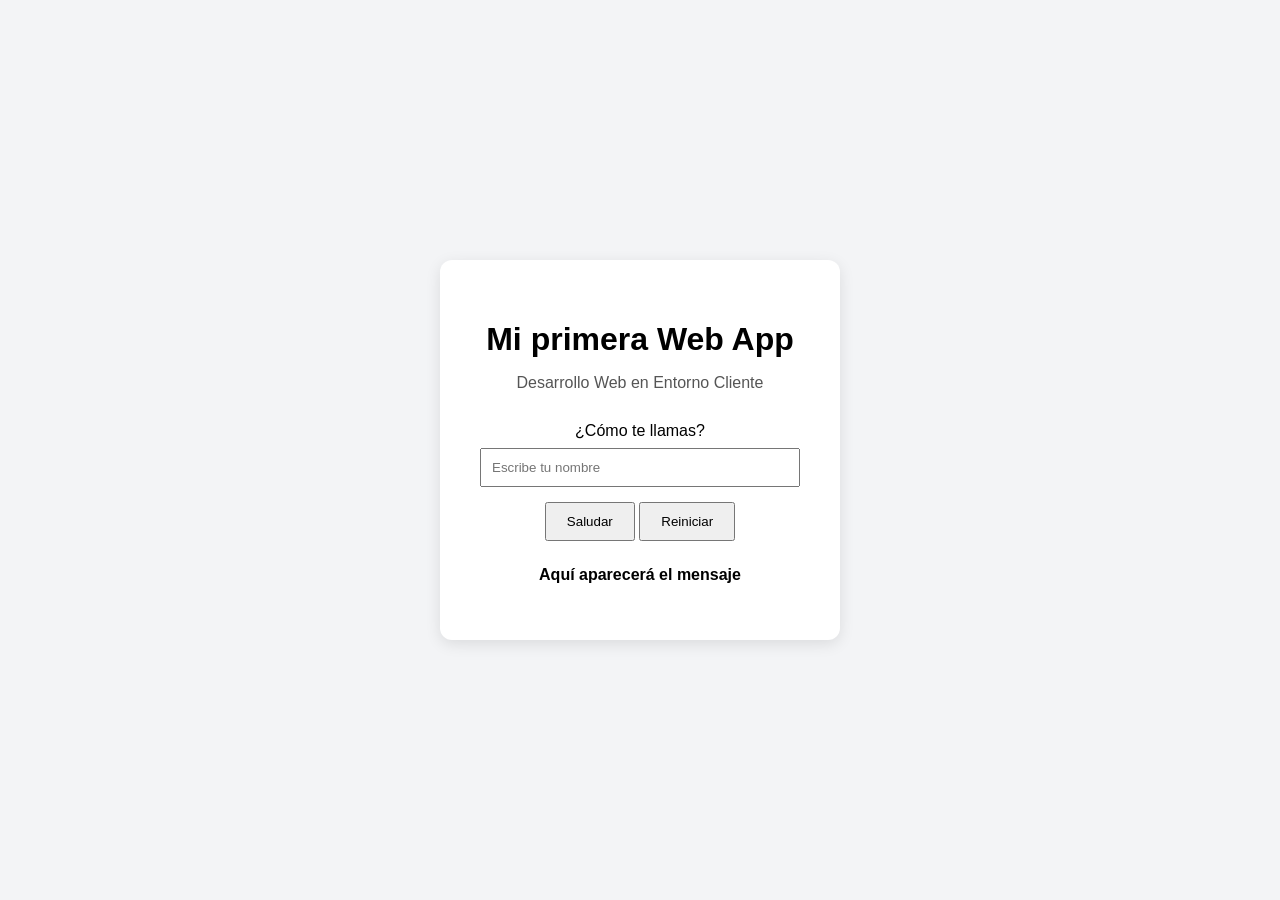
<file: 01.PROYECTO1/index.html>
<!doctype html>

<!--
    Indicamos que el documento utiliza HTML5.
    El atributo lang="es" informa de que el contenido
    principal de la página está en español.
-->
<html lang="es">
  <head>
    <!--
        Codificación de caracteres.
        UTF-8 permite utilizar correctamente caracteres
        como ñ, á, é, símbolos, etc.
    -->
    <meta charset="UTF-8" />

    <!--
        Configuración para dispositivos móviles.
        width=device-width:
        adapta el ancho de la página al ancho del dispositivo.
        initial-scale=1.0:
        establece el nivel inicial de zoom.
    -->
    <meta name="viewport" content="width=device-width, initial-scale=1.0" />

    <!--
        Título de la página.
        Aparece normalmente en la pestaña del navegador.
    -->
    <title>Mi primera Web App</title>

    <!--
        Enlazamos nuestra hoja de estilos CSS externa.
        HTML → estructura
        CSS  → presentación
        JS   → comportamiento
    -->
    <link rel="stylesheet" href="css/estilos.css" />

    <!--
        Cargamos nuestro archivo JavaScript externo.
        src:
        indica la ruta donde se encuentra el archivo.
        defer:
        permite descargar el JavaScript mientras el navegador
        continúa procesando el HTML.
        El código JavaScript se ejecutará cuando el HTML
        haya sido procesado.
        Esto es importante porque nuestro JavaScript necesita
        acceder a elementos como #nombre, #botonSaludar, etc.
    -->
    <script src="js/app.js" defer></script>
  </head>

  <body>
    <!--
        <main> representa el contenido principal de la página.
        class="tarjeta":
        utilizamos una CLASE principalmente para aplicar
        estilos desde CSS.
        En CSS podremos seleccionarla mediante:
        .tarjeta {
            ...
        }
    -->
    <main class="tarjeta">
      <!--
            Título principal de la aplicación.
            id="titulo":
            proporciona un identificador único al elemento.
            JavaScript podrá seleccionarlo mediante:
            document.querySelector("#titulo");
        -->
      <h1 id="titulo">Mi primera Web App</h1>

      <!--
            Párrafo descriptivo.
            Aquí utilizamos una clase porque puede servir
            para aplicar estilos CSS.
        -->
      <p class="descripcion">Desarrollo Web en Entorno Cliente</p>

      <!--
            Etiqueta asociada al campo de texto.
            for="nombre" está relacionado con:
            id="nombre"
            Esto mejora la accesibilidad y permite que,
            al pulsar sobre la etiqueta, el navegador
            coloque el foco en el input correspondiente.
        -->
      <label for="nombre"> ¿Cómo te llamas? </label>

      <!--
            Campo de entrada de datos.
            type="text":
            permite introducir texto.
            id="nombre":
            identificador único que utilizaremos desde
            JavaScript.
            placeholder:
            muestra un texto orientativo mientras
            el campo está vacío.
            Desde JavaScript podremos obtener lo escrito con:
            inputNombre.value
        -->
      <input type="text" id="nombre" placeholder="Escribe tu nombre" />

      <!--
            Botón para realizar la acción de saludar.
            Su id permite localizarlo desde JavaScript:
            const botonSaludar =
                document.querySelector("#botonSaludar");
            Después podremos escuchar el evento click:
            botonSaludar.addEventListener("click", ...);
        -->
      <button id="botonSaludar">Saludar</button>

      <!--
            Segundo botón de la aplicación.
            Permitirá restaurar la aplicación a su
            estado inicial.
            JavaScript podrá seleccionarlo mediante:
            document.querySelector("#botonReiniciar");
        -->
      <button id="botonReiniciar">Reiniciar</button>

      <!--
            Párrafo en el que JavaScript mostrará mensajes.
            Inicialmente contiene un texto por defecto.
            Después podremos modificarlo desde JavaScript:
            mensaje.textContent = "Hola";
            Por ejemplo:
            mensaje.textContent =
                `¡Hola, ${nombre}!`;
        -->
      <p id="mensaje">Aquí aparecerá el mensaje</p>
    </main>
  </body>
</html>
</file>
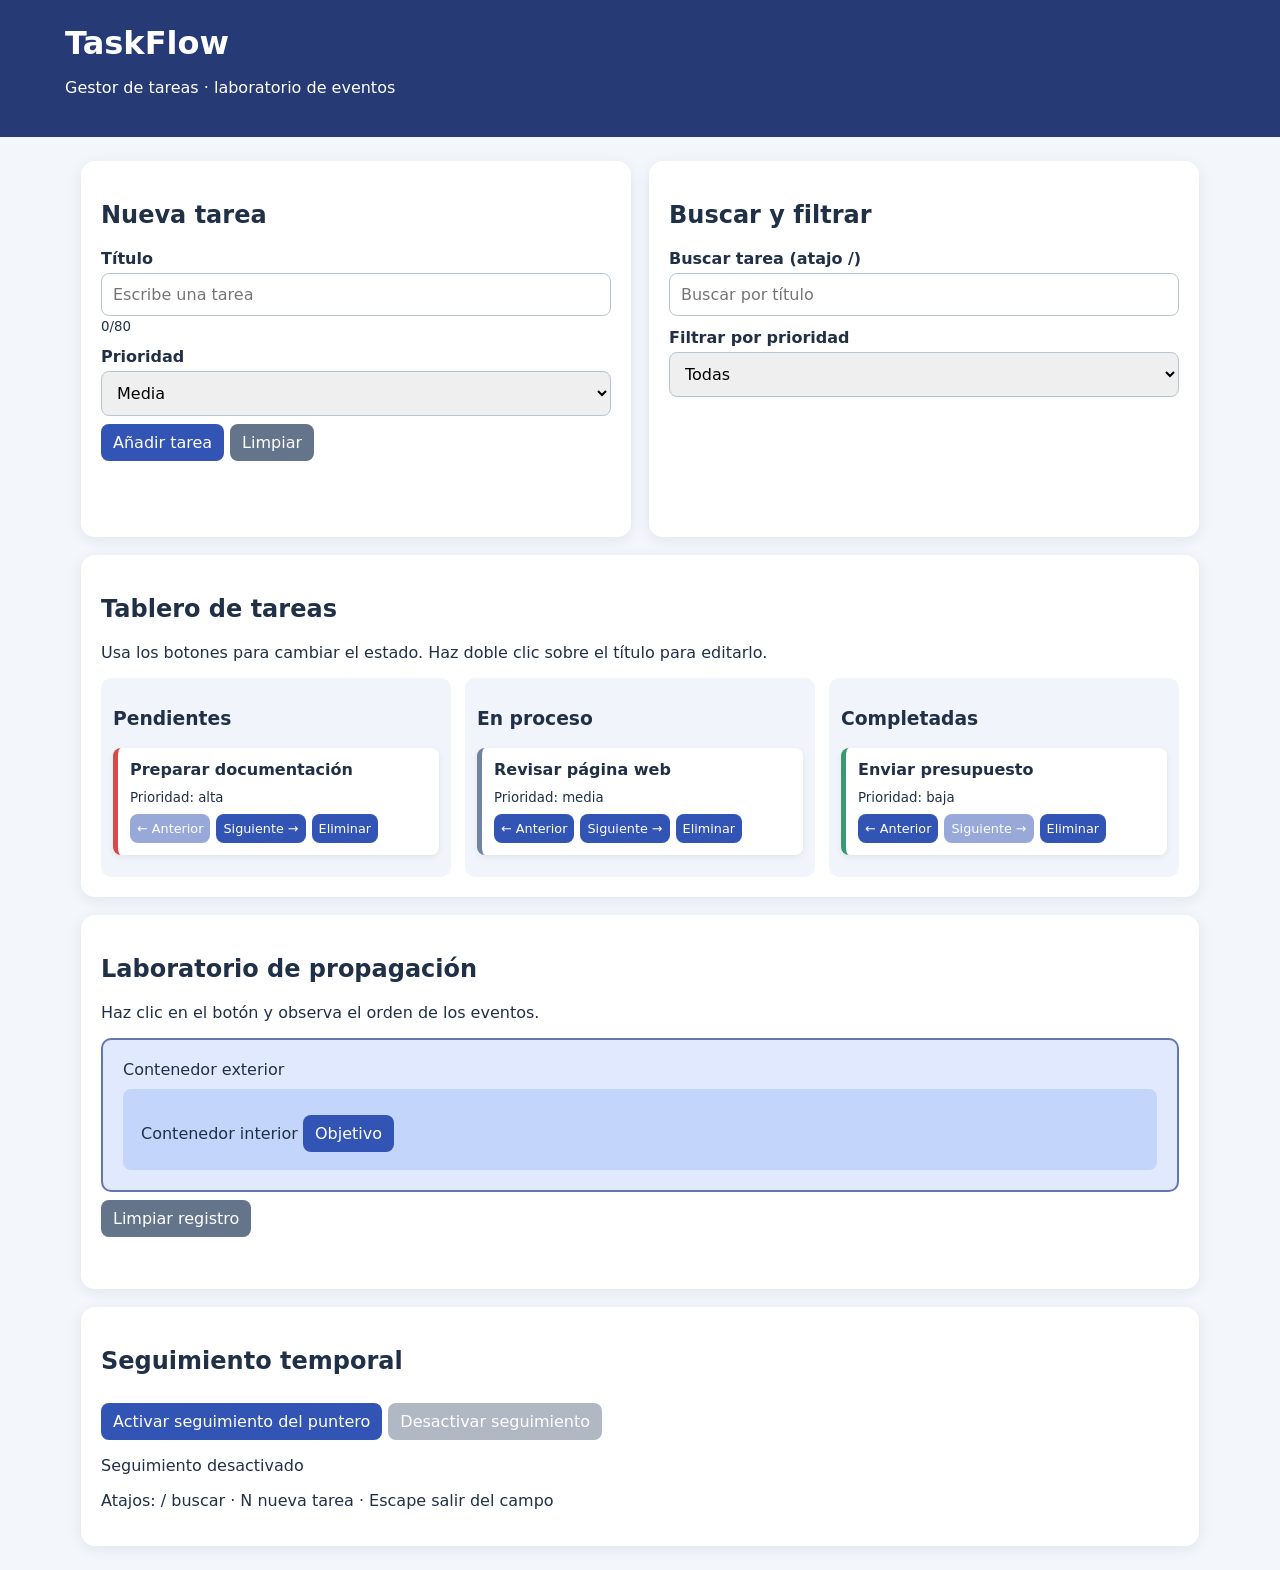
<file: 03.TASKMANAGER/index.html>
<!doctype html>
<html lang="es">

<head>
    <meta charset="utf-8">
    <meta name="viewport" content="width=device-width,initial-scale=1">
    <title>TaskFlow | Eventos JavaScript</title>
    <link rel="stylesheet" href="css/estilos.css">
    <script src="js/app.js" defer></script>
</head>

<body>
    <header>
        <h1>TaskFlow</h1>
        <p>Gestor de tareas · laboratorio de eventos</p>
        <p id="pantalla"></p>
    </header>
    <main>
        <section class="panel">
            <h2>Nueva tarea</h2>
            <form id="formulario"><label for="titulo">Título</label><input id="titulo" maxlength="80" required
                    placeholder="Escribe una tarea"><small id="contador">0/80</small><label
                    for="prioridad">Prioridad</label><select id="prioridad">
                    <option value="media">Media</option>
                    <option value="alta">Alta</option>
                    <option value="baja">Baja</option>
                </select><button type="submit">Añadir tarea</button><button type="reset"
                    class="secundario">Limpiar</button></form>
            <p id="mensaje" role="status" aria-live="polite"></p>
        </section>
        <section class="panel">
            <h2>Buscar y filtrar</h2><label for="buscar">Buscar tarea (atajo /)</label><input id="buscar"
                placeholder="Buscar por título"><label for="filtro">Filtrar por prioridad</label><select id="filtro">
                <option value="todas">Todas</option>
                <option value="alta">Alta</option>
                <option value="media">Media</option>
                <option value="baja">Baja</option>
            </select>
            <p id="estadisticas" role="status" aria-live="polite"></p>
        </section>
        <section class="panel ancho">
            <h2>Tablero de tareas</h2>
            <p>Usa los botones para cambiar el estado. Haz doble clic sobre el título para editarlo.</p>
            <div id="tablero" class="tablero">
                <div class="columna" data-estado="pendiente">
                    <h3>Pendientes</h3>
                    <div class="lista" id="pendiente"></div>
                </div>
                <div class="columna" data-estado="en-proceso">
                    <h3>En proceso</h3>
                    <div class="lista" id="en-proceso"></div>
                </div>
                <div class="columna" data-estado="completada">
                    <h3>Completadas</h3>
                    <div class="lista" id="completada"></div>
                </div>
            </div>
        </section>
        <section class="panel ancho">
            <h2>Laboratorio de propagación</h2>
            <p>Haz clic en el botón y observa el orden de los eventos.</p>
            <div id="exterior" class="exterior">Contenedor exterior<div id="interior" class="interior">Contenedor
                    interior <button id="objetivo" type="button">Objetivo</button></div>
            </div><button id="limpiar-log" class="secundario">Limpiar registro</button>
            <ol id="registro" aria-live="polite"></ol>
        </section>
        <section class="panel ancho">
            <h2>Seguimiento temporal</h2><button id="activar">Activar seguimiento del puntero</button><button
                id="desactivar" class="secundario" disabled>Desactivar seguimiento</button>
            <p id="puntero">Seguimiento desactivado</p>
            <p>Atajos: / buscar · N nueva tarea · Escape salir del campo</p>
        </section>
    </main>
</body>

</html>
</file>
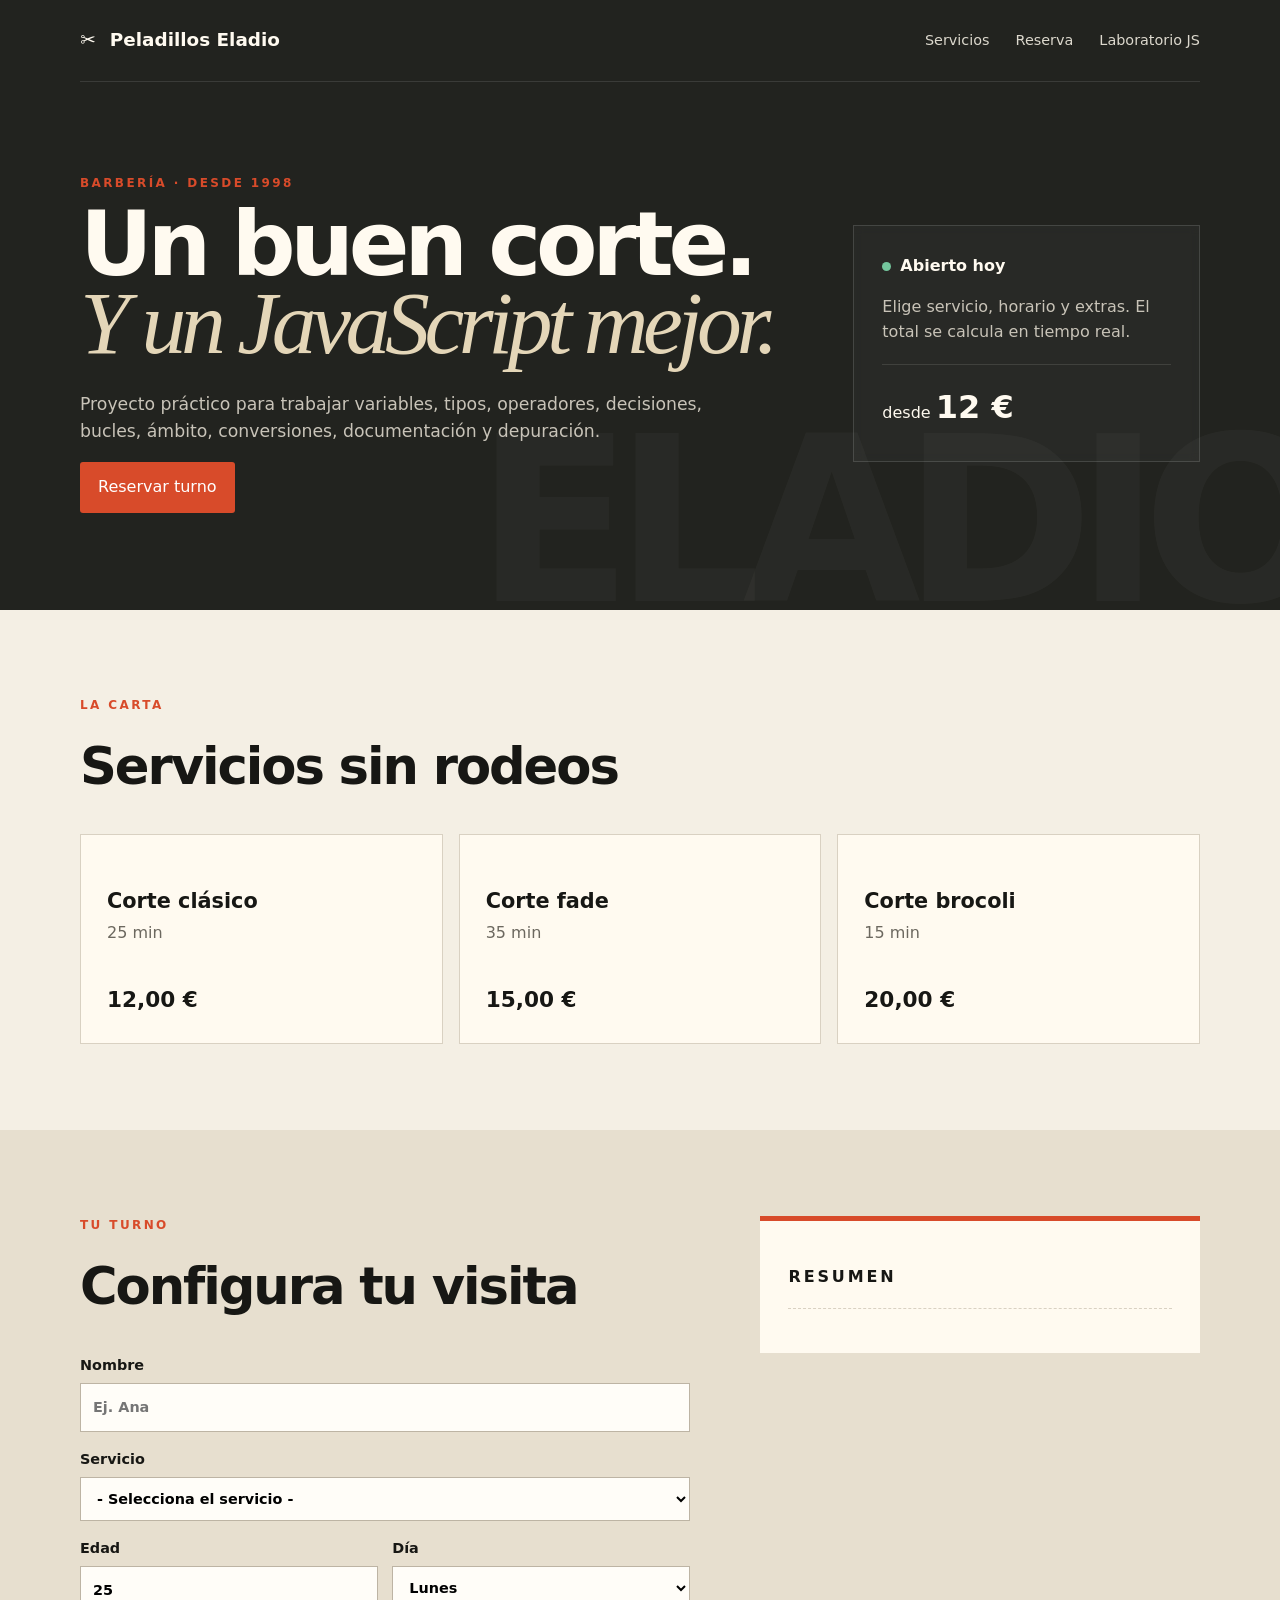
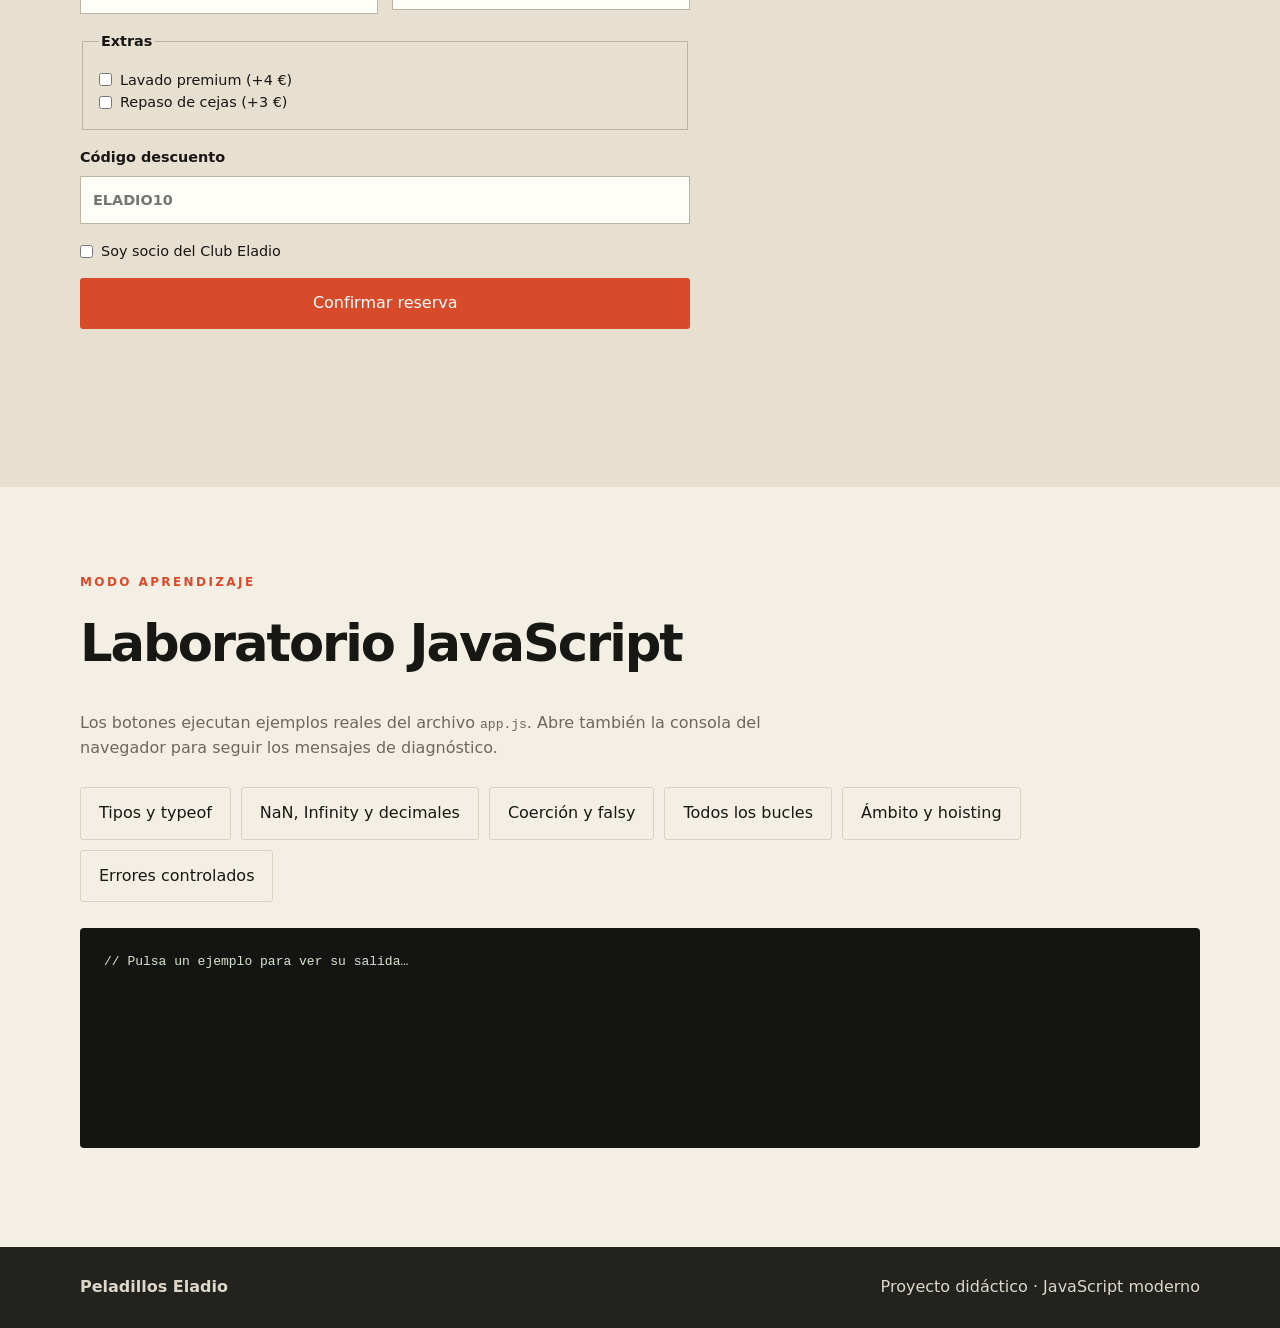
<file: PeladillosEladio_Limpio/index.html>
<!doctype html>
<html lang="es">
  <head>
    <meta charset="utf-8" />
    <meta name="viewport" content="width=device-width, initial-scale=1" />
    <meta
      name="description"
      content="Peladillos Eladio: simulador didáctico de reservas y servicios para practicar fundamentos de JavaScript."
    />
    <title>Peladillos Eladio | Barbería didáctica</title>
    <script src="app.js" defer></script>
    <link rel="stylesheet" href="styles.css" />
  </head>
  <body>
    <header class="hero">
      <nav class="nav container" aria-label="Navegación principal">
        <a class="brand" href="#inicio" aria-label="Peladillos Eladio, inicio"
          >✂ <span>Peladillos Eladio</span></a
        >
        <div class="nav-links">
          <a href="#servicios">Servicios</a><a href="#reserva">Reserva</a
          ><a href="#laboratorio">Laboratorio JS</a>
        </div>
      </nav>
      <div class="container hero-grid" id="inicio">
        <section>
          <p class="eyebrow">BARBERÍA · DESDE 1998</p>
          <h1>Un buen corte.<br /><em>Y un JavaScript mejor.</em></h1>
          <p class="lead">
            Proyecto práctico para trabajar variables, tipos, operadores,
            decisiones, bucles, ámbito, conversiones, documentación y
            depuración.
          </p>
          <a class="btn primary" href="#reserva">Reservar turno</a>
        </section>
        <aside class="hero-card" aria-label="Estado de la barbería">
          <span class="status-dot"></span><strong>Abierto hoy</strong>
          <p>
            Elige servicio, horario y extras. El total se calcula en tiempo
            real.
          </p>
          <div class="price-big">desde <b>12 €</b></div>
        </aside>
      </div>
    </header>

    <main>
      <section class="container section" id="servicios">
        <p class="eyebrow">LA CARTA</p>
        <h2>Servicios sin rodeos</h2>
        <div id="servicesGrid" class="cards" aria-live="polite"></div>
      </section>

      <section class="booking section" id="reserva">
        <div class="container booking-grid">
          <div>
            <p class="eyebrow">TU TURNO</p>
            <h2>Configura tu visita</h2>
            <form id="bookingForm" novalidate>
              <label
                >Nombre
                <input
                  id="clientName"
                  name="clientName"
                  type="text"
                  placeholder="Ej. Ana"
                  autocomplete="name"
              /></label>
              <label
                >Servicio
                <select id="serviceSelect" name="service"></select
              ></label>
              <div class="two-cols">
                <label
                  >Edad
                  <input
                    id="clientAge"
                    name="age"
                    type="number"
                    min="0"
                    max="120"
                    value="25"
                /></label>
                <label
                  >Día
                  <select id="daySelect" name="day">
                    <option>Lunes</option>
                    <option>Martes</option>
                    <option>Miércoles</option>
                    <option>Jueves</option>
                    <option>Viernes</option>
                    <option>Sábado</option>
                    <option>Domingo</option>
                  </select></label
                >
              </div>
              <fieldset>
                <legend>Extras</legend>
                <label class="check"
                  ><input type="checkbox" name="extras" value="lavado" /> Lavado
                  premium (+4 €)</label
                >
                <label class="check"
                  ><input type="checkbox" name="extras" value="cejas" /> Repaso
                  de cejas (+3 €)</label
                >
              </fieldset>
              <label
                >Código descuento
                <input
                  id="coupon"
                  name="coupon"
                  type="text"
                  placeholder="ELADIO10"
              /></label>
              <label class="check"
                ><input id="member" type="checkbox" name="member" /> Soy socio
                del Club Eladio</label
              >
              <button class="btn primary" type="submit">
                Confirmar reserva
              </button>
              <p id="formMessage" class="form-message" role="status"></p>
            </form>
          </div>
          <aside class="ticket" aria-live="polite">
            <p class="ticket-title">RESUMEN</p>
            <div id="ticketContent"></div>
          </aside>
        </div>
      </section>

      <section class="container section" id="laboratorio">
        <p class="eyebrow">MODO APRENDIZAJE</p>
        <h2>Laboratorio JavaScript</h2>
        <p class="section-copy">
          Los botones ejecutan ejemplos reales del archivo <code>app.js</code>.
          Abre también la consola del navegador para seguir los mensajes de
          diagnóstico.
        </p>
        <div class="lab-actions">
          <button class="btn ghost" data-demo="types">Tipos y typeof</button>
          <button class="btn ghost" data-demo="numbers">
            NaN, Infinity y decimales
          </button>
          <button class="btn ghost" data-demo="coercion">
            Coerción y falsy
          </button>
          <button class="btn ghost" data-demo="loops">Todos los bucles</button>
          <button class="btn ghost" data-demo="scope">Ámbito y hoisting</button>
          <button class="btn ghost" data-demo="errors">
            Errores controlados
          </button>
        </div>
        <pre id="consoleOutput" class="console" aria-live="polite">
// Pulsa un ejemplo para ver su salida…</pre
        >
      </section>
    </main>

    <footer>
      <div class="container">
        <strong>Peladillos Eladio</strong
        ><span>Proyecto didáctico · JavaScript moderno</span>
      </div>
    </footer>
  </body>
</html>
</file>
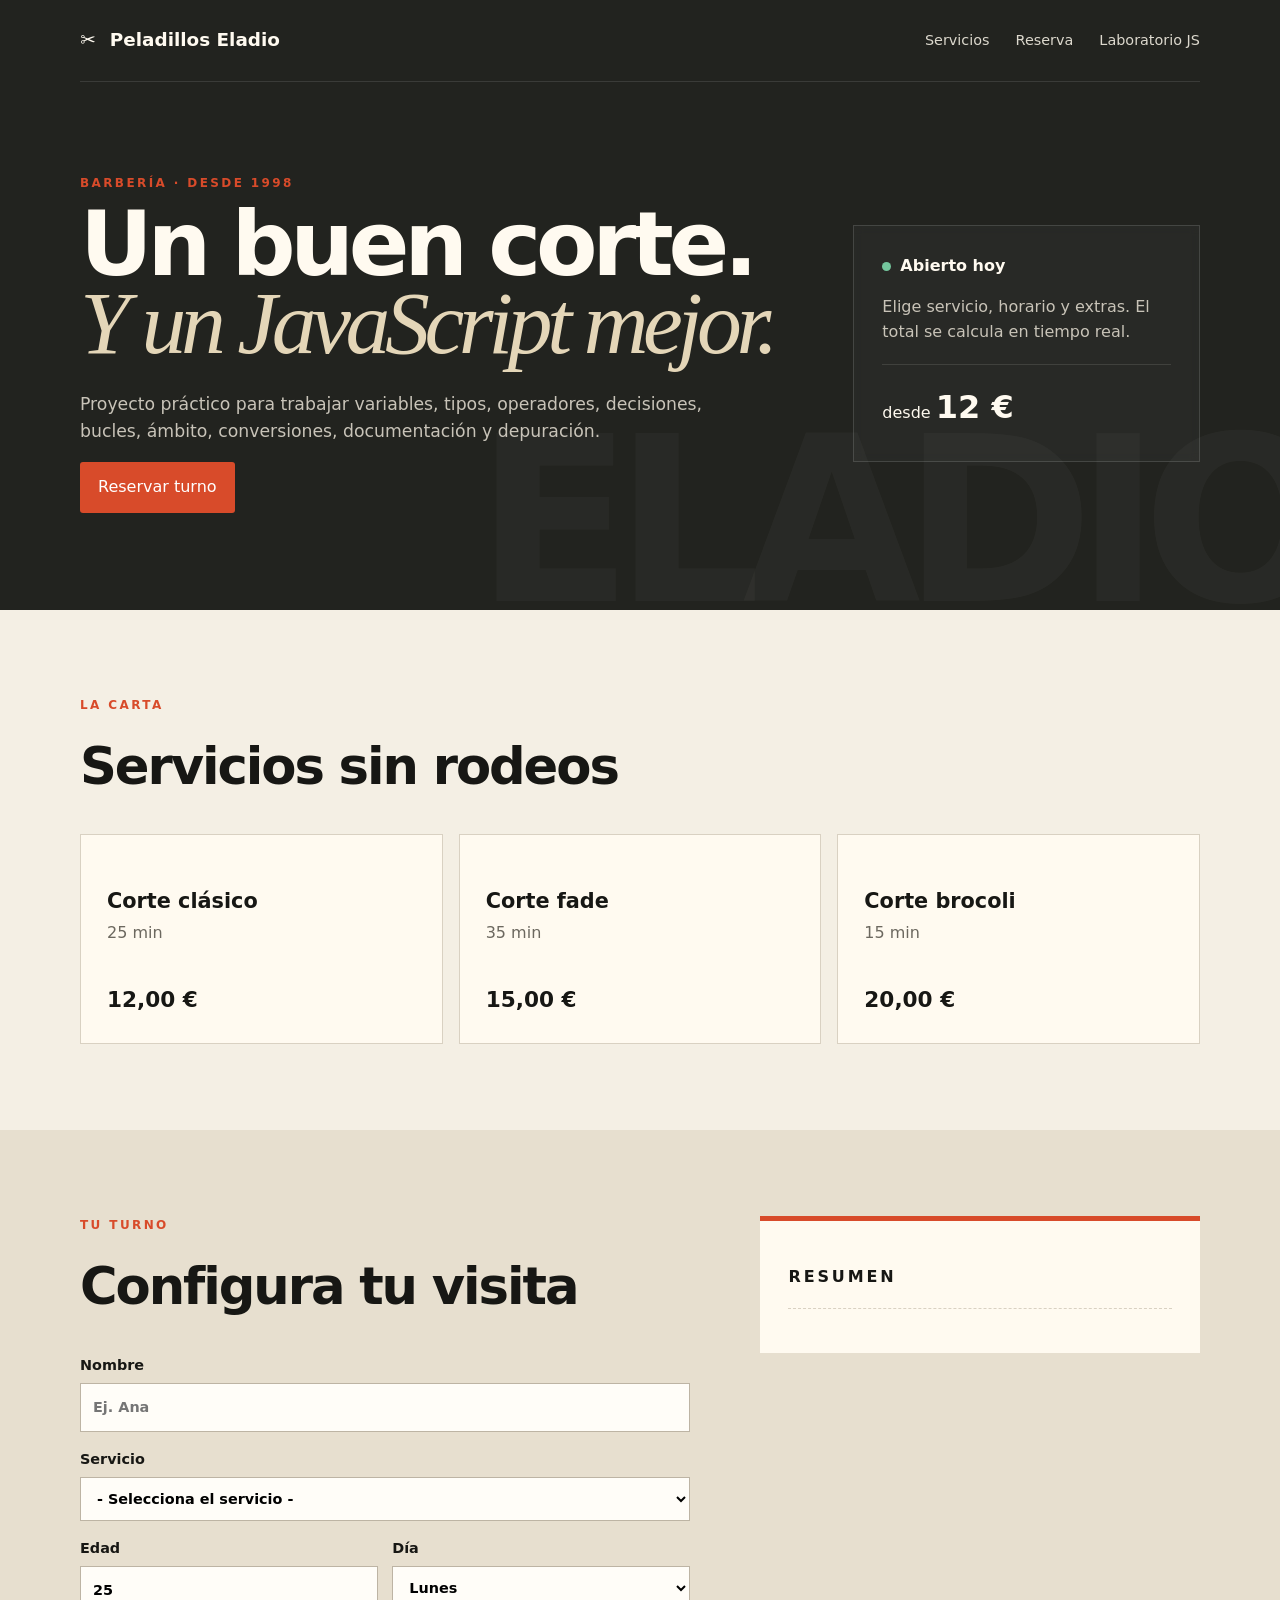
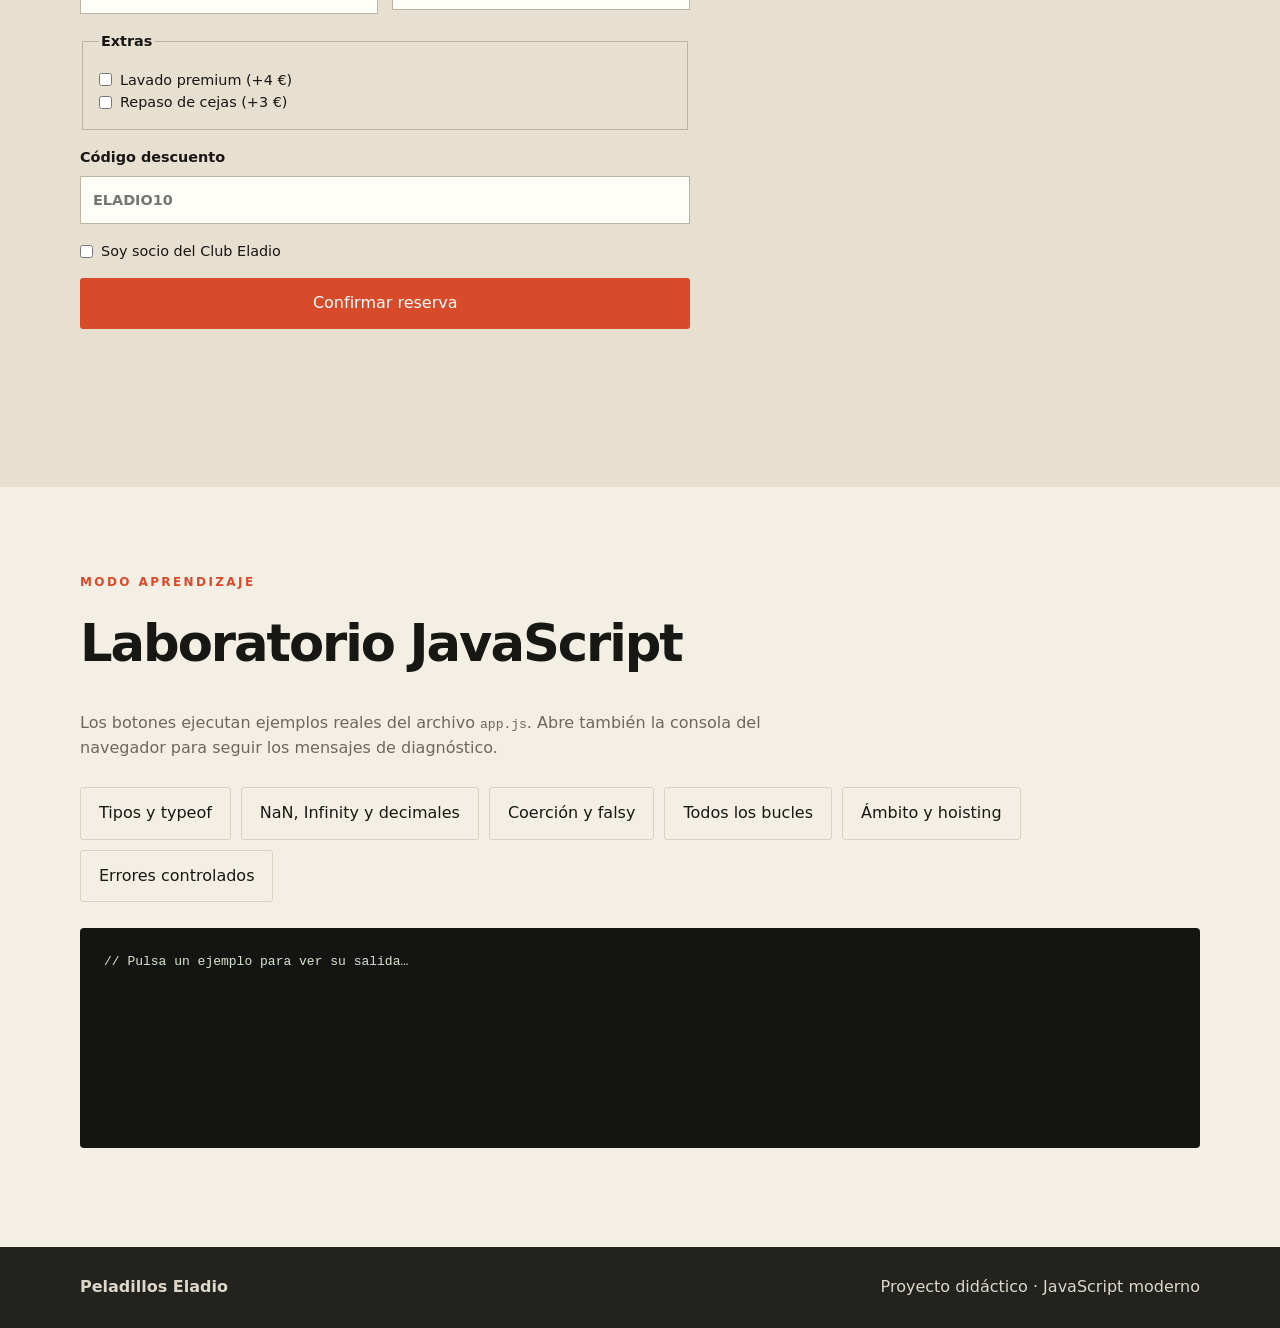
<file: 02.PeladillosEladio/DAW-DWEC-PELADILLOSELADIO-main/index.html>
<!doctype html>
<html lang="es">
<head>
  <meta charset="utf-8">
  <meta name="viewport" content="width=device-width, initial-scale=1">
  <meta name="description" content="Peladillos Eladio: simulador didáctico de reservas y servicios para practicar fundamentos de JavaScript.">
  <title>Peladillos Eladio | Barbería didáctica</title>
  <script src="app.js" defer></script>
  <link rel="stylesheet" href="styles.css">
</head>
<body>
  <header class="hero">
    <nav class="nav container" aria-label="Navegación principal">
      <a class="brand" href="#inicio" aria-label="Peladillos Eladio, inicio">✂ <span>Peladillos Eladio</span></a>
      <div class="nav-links">
        <a href="#servicios">Servicios</a><a href="#reserva">Reserva</a><a href="#laboratorio">Laboratorio JS</a>
      </div>
    </nav>
    <div class="container hero-grid" id="inicio">
      <section>
        <p class="eyebrow">BARBERÍA · DESDE 1998</p>
        <h1>Un buen corte.<br><em>Y un JavaScript mejor.</em></h1>
        <p class="lead">Proyecto práctico para trabajar variables, tipos, operadores, decisiones, bucles, ámbito, conversiones, documentación y depuración.</p>
        <a class="btn primary" href="#reserva">Reservar turno</a>
      </section>
      <aside class="hero-card" aria-label="Estado de la barbería">
        <span class="status-dot"></span><strong>Abierto hoy</strong>
        <p>Elige servicio, horario y extras. El total se calcula en tiempo real.</p>
        <div class="price-big">desde <b>12 €</b></div>
      </aside>
    </div>
  </header>

  <main>
    <section class="container section" id="servicios">
      <p class="eyebrow">LA CARTA</p><h2>Servicios sin rodeos</h2>
      <div id="servicesGrid" class="cards" aria-live="polite"></div>
    </section>

    <section class="booking section" id="reserva">
      <div class="container booking-grid">
        <div>
          <p class="eyebrow">TU TURNO</p><h2>Configura tu visita</h2>
          <form id="bookingForm" novalidate>
            <label>Nombre <input id="clientName" name="clientName" type="text" placeholder="Ej. Ana" autocomplete="name"></label>
            <label>Servicio <select id="serviceSelect" name="service"></select></label>
            <div class="two-cols">
              <label>Edad <input id="clientAge" name="age" type="number" min="0" max="120" value="25"></label>
              <label>Día <select id="daySelect" name="day"><option>Lunes</option><option>Martes</option><option>Miércoles</option><option>Jueves</option><option>Viernes</option><option>Sábado</option><option>Domingo</option></select></label>
            </div>
            <fieldset><legend>Extras</legend>
              <label class="check"><input type="checkbox" name="extras" value="lavado"> Lavado premium (+4 €)</label>
              <label class="check"><input type="checkbox" name="extras" value="cejas"> Repaso de cejas (+3 €)</label>
            </fieldset>
            <label>Código descuento <input id="coupon" name="coupon" type="text" placeholder="ELADIO10"></label>
            <label class="check"><input id="member" type="checkbox" name="member"> Soy socio del Club Eladio</label>
            <button class="btn primary" type="submit">Confirmar reserva</button>
            <p id="formMessage" class="form-message" role="status"></p>
          </form>
        </div>
        <aside class="ticket" aria-live="polite">
          <p class="ticket-title">RESUMEN</p><div id="ticketContent"></div>
        </aside>
      </div>
    </section>

    <section class="container section" id="laboratorio">
      <p class="eyebrow">MODO APRENDIZAJE</p><h2>Laboratorio JavaScript</h2>
      <p class="section-copy">Los botones ejecutan ejemplos reales del archivo <code>app.js</code>. Abre también la consola del navegador para seguir los mensajes de diagnóstico.</p>
      <div class="lab-actions">
        <button class="btn ghost" data-demo="types">Tipos y typeof</button>
        <button class="btn ghost" data-demo="numbers">NaN, Infinity y decimales</button>
        <button class="btn ghost" data-demo="coercion">Coerción y falsy</button>
        <button class="btn ghost" data-demo="loops">Todos los bucles</button>
        <button class="btn ghost" data-demo="scope">Ámbito y hoisting</button>
        <button class="btn ghost" data-demo="errors">Errores controlados</button>
      </div>
      <pre id="consoleOutput" class="console" aria-live="polite">// Pulsa un ejemplo para ver su salida…</pre>
    </section>
  </main>

  <footer><div class="container"><strong>Peladillos Eladio</strong><span>Proyecto didáctico · JavaScript moderno</span></div></footer>
  
</body>
</html>
</file>
<file: 01.PROYECTO1/css/estilos.css>
* {
    box-sizing: border-box;
}

body {
    margin: 0;
    min-height: 100vh;

    display: flex;
    justify-content: center;
    align-items: center;

    font-family: Arial, sans-serif;
    background: #f3f4f6;
}

.tarjeta {
    width: 400px;
    padding: 40px;

    background: white;
    border-radius: 12px;

    text-align: center;

    box-shadow: 0 4px 15px
                rgba(0, 0, 0, 0.1);
}

h1 {
    margin-bottom: 10px;
}

.descripcion {
    margin-bottom: 30px;
    color: #555;
}

label {
    display: block;
    margin-bottom: 8px;
}

input {
    width: 100%;
    padding: 10px;
    margin-bottom: 15px;
}

button {
    padding: 10px 20px;
    cursor: pointer;
}

#mensaje {
    margin-top: 25px;
    font-weight: bold;
}

.destacado {
    color: #2563eb;
}

.error{
    color:red;
}
</file>
<file: 03.TASKMANAGER/css/estilos.css>
:root {
    font-family: system-ui, sans-serif;
    color: #203047;
    background: #f3f6fb
}

* {
    box-sizing: border-box
}

body {
    margin: 0
}

header {
    background: #263b75;
    color: white;
    padding: 24px max(24px, calc((100% - 1150px)/2))
}

header h1 {
    margin: 0
}

main {
    max-width: 1150px;
    margin: 24px auto;
    padding: 0 16px;
    display: grid;
    grid-template-columns: repeat(2, minmax(0, 1fr));
    gap: 18px
}

.panel {
    background: white;
    border-radius: 14px;
    padding: 20px;
    box-shadow: 0 3px 14px #1d305114
}

.ancho {
    grid-column: 1/-1
}

label {
    display: block;
    margin: 12px 0 5px;
    font-weight: 600
}

input,
select {
    width: 100%;
    padding: 11px;
    border: 1px solid #b7c3d6;
    border-radius: 8px;
    font: inherit
}

button {
    background: #3254b5;
    color: white;
    border: 0;
    border-radius: 8px;
    padding: 9px 12px;
    margin: 8px 6px 0 0;
    cursor: pointer;
    font: inherit
}

button:hover {
    background: #243e89
}

button:focus-visible,
input:focus-visible,
select:focus-visible {
    outline: 3px solid #ef9b32;
    outline-offset: 2px
}

button:disabled {
    opacity: .5;
    cursor: not-allowed
}

.secundario {
    background: #64748b
}

.tablero {
    display: grid;
    grid-template-columns: repeat(3, minmax(0, 1fr));
    gap: 14px
}

.columna {
    background: #f1f4fb;
    border-radius: 10px;
    padding: 12px;
    min-height: 170px
}

.tarea {
    background: white;
    border-left: 5px solid #7183a0;
    border-radius: 8px;
    padding: 12px;
    margin: 10px 0;
    box-shadow: 0 2px 6px #0001;
    overflow-wrap: anywhere
}

.tarea[data-prioridad=alta] {
    border-left-color: #d44b4b
}

.tarea[data-prioridad=baja] {
    border-left-color: #3a9973
}

.tarea h4 {
    margin: 0 0 8px
}

.tarea button {
    font-size: .8rem;
    padding: 7px
}

.exterior {
    padding: 20px;
    background: #e1e9ff;
    border: 2px solid #6476ae;
    border-radius: 10px
}

.interior {
    padding: 18px;
    margin-top: 10px;
    background: #c4d5fc;
    border-radius: 8px
}

#registro {
    max-height: 220px;
    overflow: auto
}

#mensaje {
    min-height: 24px;
    color: #285b3e
}

@media(max-width:750px) {
    main {
        grid-template-columns: 1fr
    }

    .tablero {
        grid-template-columns: 1fr
    }
}

@media(prefers-reduced-motion:no-preference) {
    button {
        transition: background .15s
    }
}
</file>
<file: PeladillosEladio_Limpio/styles.css>
:root{--ink:#171714;--paper:#f4efe4;--cream:#fffaf0;--accent:#d84b2a;--muted:#6c685f;--line:#d9d1c2;--dark:#22231f;--green:#2d6a4f}*{box-sizing:border-box}html{scroll-behavior:smooth}body{margin:0;font-family:Inter,ui-sans-serif,system-ui,-apple-system,Segoe UI,sans-serif;background:var(--paper);color:var(--ink);line-height:1.55}.container{width:min(1120px,calc(100% - 36px));margin:auto}.hero{min-height:610px;background:var(--dark);color:var(--cream);position:relative;overflow:hidden}.hero:after{content:"ELADIO";position:absolute;right:-40px;bottom:-90px;font-size:18vw;font-weight:900;letter-spacing:-.08em;color:#ffffff08;pointer-events:none}.nav{height:82px;display:flex;align-items:center;justify-content:space-between;border-bottom:1px solid #ffffff1c}.brand{color:inherit;text-decoration:none;font-weight:900;font-size:1.15rem}.brand span{margin-left:8px}.nav-links{display:flex;gap:26px}.nav-links a{color:#dcd8cd;text-decoration:none;font-size:.9rem}.hero-grid{display:grid;grid-template-columns:1.5fr .75fr;gap:80px;align-items:center;padding:92px 0}.eyebrow{font-size:.75rem;letter-spacing:.2em;font-weight:900;color:var(--accent);margin:0 0 12px}.hero h1{font-size:clamp(3rem,7vw,6.2rem);line-height:.88;letter-spacing:-.06em;margin:0 0 28px;max-width:800px}.hero h1 em{font-family:Georgia,serif;font-weight:400;color:#e4d6b8}.lead{max-width:650px;color:#c8c3b8;font-size:1.08rem}.btn{border:0;border-radius:3px;padding:13px 18px;font-weight:800;cursor:pointer;text-decoration:none;display:inline-block;font:inherit}.primary{background:var(--accent);color:#fff}.ghost{background:transparent;color:var(--ink);border:1px solid var(--line)}.hero-card{border:1px solid #ffffff22;padding:28px;background:#ffffff08;backdrop-filter:blur(5px)}.hero-card p{color:#c8c3b8}.status-dot{display:inline-block;width:9px;height:9px;border-radius:50%;background:#74c69d;margin-right:9px}.price-big{border-top:1px solid #ffffff1c;padding-top:18px;margin-top:20px}.price-big b{font-size:2rem}.section{padding:86px 0}.section h2{font-size:clamp(2rem,4vw,3.5rem);letter-spacing:-.04em;margin:0 0 28px}.section-copy{max-width:760px;color:var(--muted)}.cards{display:grid;grid-template-columns:repeat(3,1fr);gap:16px}.card{background:var(--cream);border:1px solid var(--line);padding:26px;min-height:210px;display:flex;flex-direction:column}.card .icon{font-size:1.8rem}.card h3{font-size:1.3rem;margin:24px 0 4px}.card p{color:var(--muted);margin:0}.card .price{margin-top:auto;font-weight:900;font-size:1.35rem}.booking{background:#e7dfcf}.booking-grid{display:grid;grid-template-columns:1fr .72fr;gap:70px}.booking form{display:grid;gap:16px}label,legend{font-weight:750;font-size:.9rem}input,select{display:block;width:100%;margin-top:7px;padding:12px;border:1px solid #bdb4a4;background:#fffdf8;font:inherit}fieldset{border:1px solid #bdb4a4;padding:16px}.check{display:flex;align-items:center;gap:8px;font-weight:500}.check input{width:auto;margin:0}.two-cols{display:grid;grid-template-columns:1fr 1fr;gap:14px}.ticket{background:var(--cream);border-top:5px solid var(--accent);padding:28px;align-self:start;position:sticky;top:20px}.ticket-title{font-weight:900;letter-spacing:.18em;border-bottom:1px dashed var(--line);padding-bottom:18px}.ticket-row{display:flex;justify-content:space-between;gap:20px;padding:9px 0}.ticket-total{font-size:1.55rem;font-weight:900;border-top:1px solid var(--ink);margin-top:12px;padding-top:16px}.muted{color:var(--muted)}.form-message{min-height:1.5em;font-weight:700}.lab-actions{display:flex;flex-wrap:wrap;gap:10px;margin:26px 0}.console{background:#141512;color:#d7e6cf;padding:24px;min-height:220px;overflow:auto;border-radius:4px;white-space:pre-wrap}.console .error{color:#ffb4a2}footer{background:var(--dark);color:#ddd7ca;padding:28px 0}footer .container{display:flex;justify-content:space-between}@media(max-width:780px){.nav-links{display:none}.hero-grid,.booking-grid{grid-template-columns:1fr;gap:34px}.hero-grid{padding:65px 0}.cards{grid-template-columns:1fr}.hero-card{max-width:480px}.two-cols{grid-template-columns:1fr}.ticket{position:static}footer .container{gap:8px;flex-direction:column}}
</file>
<file: 02.PeladillosEladio/DAW-DWEC-PELADILLOSELADIO-main/styles.css>
:root{--ink:#171714;--paper:#f4efe4;--cream:#fffaf0;--accent:#d84b2a;--muted:#6c685f;--line:#d9d1c2;--dark:#22231f;--green:#2d6a4f}*{box-sizing:border-box}html{scroll-behavior:smooth}body{margin:0;font-family:Inter,ui-sans-serif,system-ui,-apple-system,Segoe UI,sans-serif;background:var(--paper);color:var(--ink);line-height:1.55}.container{width:min(1120px,calc(100% - 36px));margin:auto}.hero{min-height:610px;background:var(--dark);color:var(--cream);position:relative;overflow:hidden}.hero:after{content:"ELADIO";position:absolute;right:-40px;bottom:-90px;font-size:18vw;font-weight:900;letter-spacing:-.08em;color:#ffffff08;pointer-events:none}.nav{height:82px;display:flex;align-items:center;justify-content:space-between;border-bottom:1px solid #ffffff1c}.brand{color:inherit;text-decoration:none;font-weight:900;font-size:1.15rem}.brand span{margin-left:8px}.nav-links{display:flex;gap:26px}.nav-links a{color:#dcd8cd;text-decoration:none;font-size:.9rem}.hero-grid{display:grid;grid-template-columns:1.5fr .75fr;gap:80px;align-items:center;padding:92px 0}.eyebrow{font-size:.75rem;letter-spacing:.2em;font-weight:900;color:var(--accent);margin:0 0 12px}.hero h1{font-size:clamp(3rem,7vw,6.2rem);line-height:.88;letter-spacing:-.06em;margin:0 0 28px;max-width:800px}.hero h1 em{font-family:Georgia,serif;font-weight:400;color:#e4d6b8}.lead{max-width:650px;color:#c8c3b8;font-size:1.08rem}.btn{border:0;border-radius:3px;padding:13px 18px;font-weight:800;cursor:pointer;text-decoration:none;display:inline-block;font:inherit}.primary{background:var(--accent);color:#fff}.ghost{background:transparent;color:var(--ink);border:1px solid var(--line)}.hero-card{border:1px solid #ffffff22;padding:28px;background:#ffffff08;backdrop-filter:blur(5px)}.hero-card p{color:#c8c3b8}.status-dot{display:inline-block;width:9px;height:9px;border-radius:50%;background:#74c69d;margin-right:9px}.price-big{border-top:1px solid #ffffff1c;padding-top:18px;margin-top:20px}.price-big b{font-size:2rem}.section{padding:86px 0}.section h2{font-size:clamp(2rem,4vw,3.5rem);letter-spacing:-.04em;margin:0 0 28px}.section-copy{max-width:760px;color:var(--muted)}.cards{display:grid;grid-template-columns:repeat(3,1fr);gap:16px}.card{background:var(--cream);border:1px solid var(--line);padding:26px;min-height:210px;display:flex;flex-direction:column}.card .icon{font-size:1.8rem}.card h3{font-size:1.3rem;margin:24px 0 4px}.card p{color:var(--muted);margin:0}.card .price{margin-top:auto;font-weight:900;font-size:1.35rem}.booking{background:#e7dfcf}.booking-grid{display:grid;grid-template-columns:1fr .72fr;gap:70px}.booking form{display:grid;gap:16px}label,legend{font-weight:750;font-size:.9rem}input,select{display:block;width:100%;margin-top:7px;padding:12px;border:1px solid #bdb4a4;background:#fffdf8;font:inherit}fieldset{border:1px solid #bdb4a4;padding:16px}.check{display:flex;align-items:center;gap:8px;font-weight:500}.check input{width:auto;margin:0}.two-cols{display:grid;grid-template-columns:1fr 1fr;gap:14px}.ticket{background:var(--cream);border-top:5px solid var(--accent);padding:28px;align-self:start;position:sticky;top:20px}.ticket-title{font-weight:900;letter-spacing:.18em;border-bottom:1px dashed var(--line);padding-bottom:18px}.ticket-row{display:flex;justify-content:space-between;gap:20px;padding:9px 0}.ticket-total{font-size:1.55rem;font-weight:900;border-top:1px solid var(--ink);margin-top:12px;padding-top:16px}.muted{color:var(--muted)}.form-message{min-height:1.5em;font-weight:700}.lab-actions{display:flex;flex-wrap:wrap;gap:10px;margin:26px 0}.console{background:#141512;color:#d7e6cf;padding:24px;min-height:220px;overflow:auto;border-radius:4px;white-space:pre-wrap}.console .error{color:#ffb4a2}footer{background:var(--dark);color:#ddd7ca;padding:28px 0}footer .container{display:flex;justify-content:space-between}@media(max-width:780px){.nav-links{display:none}.hero-grid,.booking-grid{grid-template-columns:1fr;gap:34px}.hero-grid{padding:65px 0}.cards{grid-template-columns:1fr}.hero-card{max-width:480px}.two-cols{grid-template-columns:1fr}.ticket{position:static}footer .container{gap:8px;flex-direction:column}}
</file>
